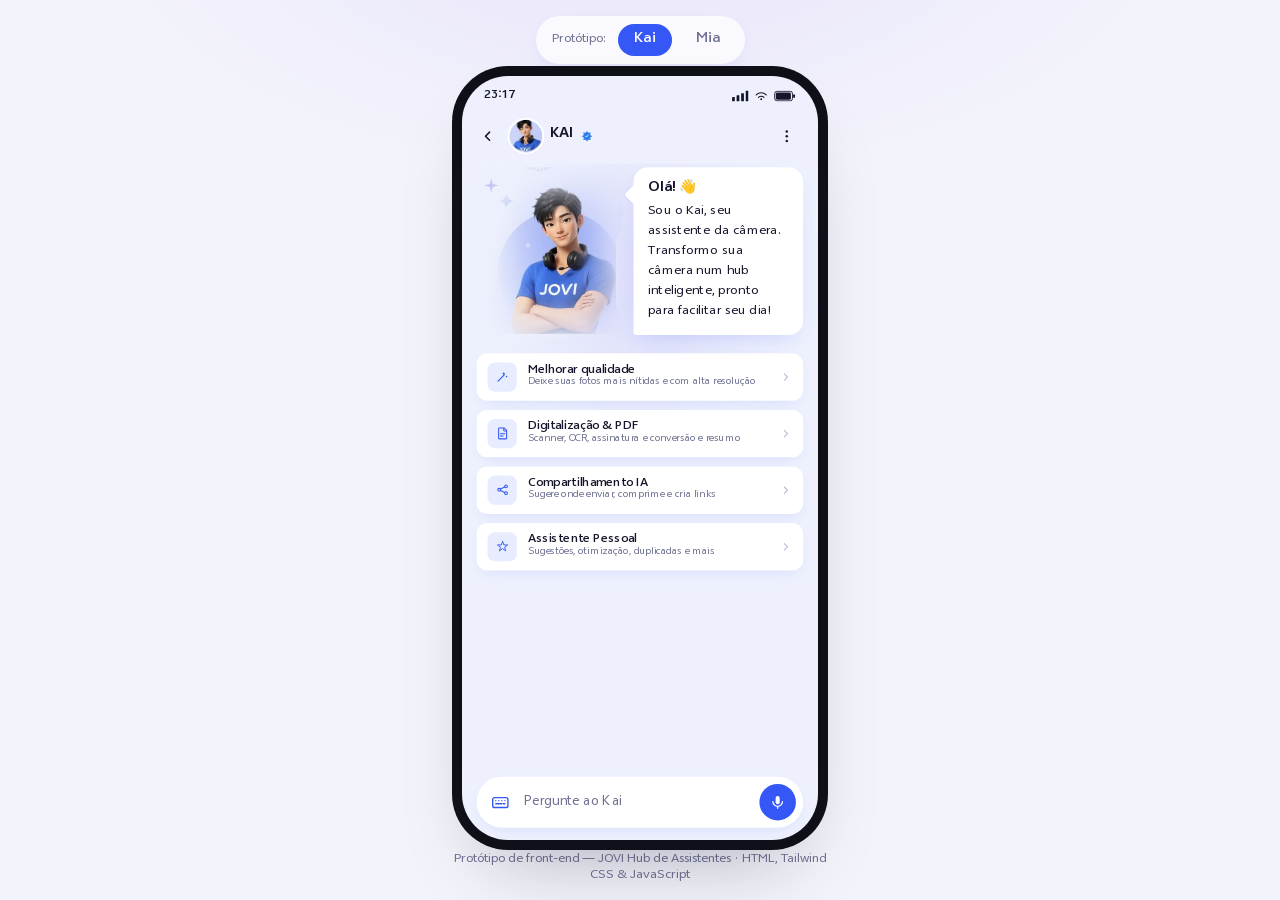
<file: assistentes.html>
<!DOCTYPE html>
<html lang="pt-BR">
<head>
<meta charset="UTF-8" />
<meta name="viewport" content="width=device-width, initial-scale=1.0" />
<title>JOVI | Hub de Assistentes da Câmera</title>
<link rel="stylesheet" href="styles.css">
<style>
  /* Fonte oficial da marca JOVI Smartphones. */
  @font-face {
    font-family: 'JOVI Sans';
    src: url('assets/fonts/JOVISans-Regular.woff2') format('woff2');
    font-weight: 400;
    font-style: normal;
    font-display: swap;
  }
  @font-face {
    font-family: 'JOVI Sans';
    src: url('assets/fonts/JOVISans-Medium.woff2') format('woff2');
    font-weight: 500;
    font-style: normal;
    font-display: swap;
  }
  @font-face {
    font-family: 'JOVI Sans';
    src: url('assets/fonts/JOVISans-Demibold.woff2') format('woff2');
    font-weight: 600;
    font-style: normal;
    font-display: swap;
  }
  @font-face {
    font-family: 'JOVI Sans';
    src: url('assets/fonts/JOVISans-Bold.woff2') format('woff2');
    font-weight: 700;
    font-style: normal;
    font-display: swap;
  }
  @font-face {
    font-family: 'JOVI Sans';
    src: url('assets/fonts/JOVISans-Extrabold.woff2') format('woff2');
    font-weight: 800;
    font-style: normal;
    font-display: swap;
  }

  /* Rede de segurança: se o conteúdo não couber por algum motivo,
     preferimos permitir rolagem a cortar informação. */
  html, body { overflow-y: auto; }

  /* Tamanho/posição da moldura (largura, altura, escala do conteúdo) é
     controlado via JavaScript (função layoutPhone), garantindo que a
     moldura e o conteúdo escalado sempre batam exatamente — evita que
     pequenas diferenças de arredondamento entre CSS e JS cortem parte
     do conteúdo (ex: a barra de digitação) via overflow:hidden. */
  .phone-shell {
    width: 390px;
    height: 844px;
  }
  .phone-screen {
    width: 390px;
    height: 844px;
    transform-origin: top left;
  }

  /* Em telas de celular reais (estreitas), remove a moldura/escala e usa
     100% da tela nativamente — evita bugs de foco/teclado em inputs
     dentro de elementos com transform: scale(). */
  @media (max-width: 480px) {
    body { padding: 0 !important; }
    #protoSwitcher, #protoCaption { display: none !important; }
    html, body { height: 100%; margin: 0; }
    .phone-shell {
      width: 100vw !important;
      height: 100dvh !important;
      border-radius: 0 !important;
      box-shadow: none !important;
    }
    .phone-screen {
      width: 100% !important;
      height: 100% !important;
      transform: none !important;
      position: static !important;
    }
  }
</style>
</head>
<body class="min-h-screen flex flex-col items-center justify-center py-4 px-4 font-sans">

  <!-- Seletor externo (apenas para demonstração/navegação entre telas do protótipo) -->
  <div id="protoSwitcher" class="mb-3 flex items-center gap-2 bg-white/70 backdrop-blur px-2 py-2 rounded-full shadow-card">
    <span class="text-xs text-jovi-gray pl-2 pr-1 hidden sm:inline">Protótipo:</span>
    <button id="tabKai" onclick="switchAssistant('kai')" class="assistant-tab px-4 py-1.5 rounded-full text-sm font-semibold transition-colors">Kai</button>
    <button id="tabMia" onclick="switchAssistant('mia')" class="assistant-tab px-4 py-1.5 rounded-full text-sm font-semibold transition-colors">Mia</button>
  </div>

  <!-- Phone frame -->
  <div class="phone-shell relative rounded-[46px] overflow-hidden bg-jovi-bg">
    <div id="phoneScreen" class="phone-screen absolute top-0 left-0">

    <!-- Screen -->
    <div class="relative w-full h-full flex flex-col">

      <!-- Status bar -->
      <div class="flex items-center justify-between px-6 pt-3 pb-1 text-jovi-ink text-[13px] font-semibold shrink-0">
        <span id="clock">09:41</span>
        <div class="flex items-center gap-1.5">
          <svg width="18" height="12" viewBox="0 0 18 12" fill="none"><rect x="0" y="7" width="3" height="5" rx="0.5" fill="#14142B"/><rect x="5" y="5" width="3" height="7" rx="0.5" fill="#14142B"/><rect x="10" y="3" width="3" height="9" rx="0.5" fill="#14142B"/><rect x="15" y="0" width="3" height="12" rx="0.5" fill="#14142B"/></svg>
          <svg width="16" height="12" viewBox="0 0 16 12" fill="none"><path d="M8 10.5C8.55 10.5 9 10.05 9 9.5C9 8.95 8.55 8.5 8 8.5C7.45 8.5 7 8.95 7 9.5C7 10.05 7.45 10.5 8 10.5Z" fill="#14142B"/><path d="M5 7.5C5.8 6.65 6.85 6.2 8 6.2C9.15 6.2 10.2 6.65 11 7.5" stroke="#14142B" stroke-width="1.2" stroke-linecap="round"/><path d="M2.5 4.8C4 3.15 5.9 2.3 8 2.3C10.1 2.3 12 3.15 13.5 4.8" stroke="#14142B" stroke-width="1.2" stroke-linecap="round"/></svg>
          <svg width="24" height="12" viewBox="0 0 24 12" fill="none"><rect x="0.75" y="0.75" width="19.5" height="10.5" rx="2.5" stroke="#14142B" stroke-width="1"/><rect x="2" y="2" width="16.5" height="8" rx="1.5" fill="#14142B"/><rect x="21" y="4" width="2" height="4" rx="1" fill="#14142B"/></svg>
        </div>
      </div>

      <!-- Header -->
      <div class="flex items-center justify-between px-4 py-3 shrink-0">
        <div class="flex items-center gap-2">
          <button onclick="window.location.href='camera.html'" class="w-8 h-8 -ml-1 flex items-center justify-center rounded-full active:bg-black/5 transition-colors shrink-0" aria-label="Voltar">
            <svg width="18" height="18" viewBox="0 0 24 24" fill="none"><path d="M15 18l-6-6 6-6" stroke="#14142B" stroke-width="2.2" stroke-linecap="round" stroke-linejoin="round"/></svg>
          </button>

          <button onclick="openSwitcher()" class="flex items-center gap-2 active:opacity-70 transition-opacity">
            <img id="hdrAvatar" src="assets/kai_avatar.png" class="w-9 h-9 rounded-full object-cover ring-2 ring-white shadow" />
            <span id="hdrName" class="font-bold text-jovi-ink tracking-wide text-[15px]">KAI</span>
            <svg width="14" height="14" viewBox="0 0 24 24" fill="none"><path d="M12 2L14.5 5.5L19 5L18 9.5L22 12L18 14.5L19 19L14.5 18.5L12 22L9.5 18.5L5 19L6 14.5L2 12L6 9.5L5 5L9.5 5.5L12 2Z" fill="#2F80ED"/><path d="M9.5 12L11 13.5L14.5 10" stroke="white" stroke-width="1.5" stroke-linecap="round" stroke-linejoin="round"/></svg>
          </button>
        </div>

        <div class="relative">
          <button onclick="toggleMenu()" class="w-9 h-9 flex items-center justify-center rounded-full active:bg-black/5 transition-colors" aria-label="Mais opções">
            <svg width="18" height="18" viewBox="0 0 24 24" fill="none"><circle cx="12" cy="5" r="1.8" fill="#14142B"/><circle cx="12" cy="12" r="1.8" fill="#14142B"/><circle cx="12" cy="19" r="1.8" fill="#14142B"/></svg>
          </button>
          <div id="dotMenu" class="hidden absolute right-0 top-11 w-52 bg-white rounded-2xl shadow-bubble py-2 z-30 animate-popIn origin-top-right">
            <button class="w-full text-left px-4 py-2.5 text-sm text-jovi-ink hover:bg-jovi-bg transition-colors">Configurações</button>
            <button class="w-full text-left px-4 py-2.5 text-sm text-jovi-ink hover:bg-jovi-bg transition-colors">Histórico de conversas</button>
            <button class="w-full text-left px-4 py-2.5 text-sm text-jovi-ink hover:bg-jovi-bg transition-colors">Ajuda</button>
            <div class="h-px bg-black/5 my-1"></div>
            <button onclick="openSwitcher()" class="w-full text-left px-4 py-2.5 text-sm text-red-500 hover:bg-red-50 transition-colors">Trocar assistente</button>
          </div>
        </div>
      </div>

      <!-- Scrollable content -->
      <div id="scrollArea" class="flex-1 overflow-y-auto no-scrollbar px-4 pb-3">

        <!-- Hero -->
        <div class="relative pt-1 pb-2">
          <div class="absolute -z-10 left-1/2 -translate-x-1/2 top-2 w-56 h-56 rounded-full bg-jovi-purple/40 blur-2xl"></div>
          <svg class="absolute left-2 top-4 w-4 h-4 text-jovi-purple animate-twinkle" viewBox="0 0 24 24" fill="currentColor"><path d="M12 0l2.5 9.5L24 12l-9.5 2.5L12 24l-2.5-9.5L0 12l9.5-2.5L12 0z"/></svg>
          <svg class="absolute right-10 top-24 w-3 h-3 text-jovi-purple animate-twinkle" style="animation-delay:.6s" viewBox="0 0 24 24" fill="currentColor"><path d="M12 0l2.5 9.5L24 12l-9.5 2.5L12 24l-2.5-9.5L0 12l9.5-2.5L12 0z"/></svg>

          <div class="flex items-end gap-3">
            <img id="charImg" src="assets/kai_character.png" class="w-40 shrink-0 -mb-1 select-none pointer-events-none" draggable="false" />
            <div id="greetingBubble" class="bubble-tail relative bg-white rounded-2xl rounded-bl-sm px-4 py-3.5 shadow-bubble">
              <p class="text-jovi-ink font-bold text-[15px] leading-snug mb-1">Olá! <span class="inline-block">👋</span></p>
              <p id="greetingText" class="text-jovi-ink text-[13.5px] leading-relaxed">Sou o Kai, seu assistente da câmera. Transformo sua câmera num hub inteligente, pronto para facilitar seu dia!</p>
            </div>
          </div>
        </div>

        <!-- Chat log (mensagens dinâmicas aparecem aqui) -->
        <div id="chatLog" class="flex flex-col gap-3 mb-3"></div>

        <!-- Quick actions -->
        <div id="actionList" class="flex flex-col gap-2.5 mb-3"></div>

      </div>

      <!-- Input bar -->
      <div class="shrink-0 px-4 pb-5 pt-2">
        <div class="flex items-center gap-2 bg-white rounded-full shadow-card pl-2 pr-2 py-2">
          <button class="w-9 h-9 flex items-center justify-center rounded-full text-jovi-blue active:bg-jovi-bg transition-colors shrink-0" aria-label="Teclado">
            <svg width="20" height="20" viewBox="0 0 24 24" fill="none"><rect x="2" y="6" width="20" height="13" rx="2.5" stroke="#3457F5" stroke-width="1.8"/><path d="M6 10h.01M10 10h.01M14 10h.01M18 10h.01M6 14h8M16 14h2" stroke="#3457F5" stroke-width="1.8" stroke-linecap="round"/></svg>
          </button>
          <input id="chatInput" type="text" placeholder="Pergunte ao Kai" autocomplete="off"
            class="flex-1 min-w-0 bg-transparent outline-none text-[14px] text-jovi-ink placeholder:text-jovi-gray" />
          <button id="micBtn" onclick="onMicOrSend()" class="w-10 h-10 flex items-center justify-center rounded-full bg-jovi-blue text-white shrink-0 transition-transform active:scale-90" aria-label="Enviar ou falar">
            <svg id="micIcon" width="18" height="18" viewBox="0 0 24 24" fill="none"><path d="M12 15a3 3 0 003-3V6a3 3 0 10-6 0v6a3 3 0 003 3z" fill="white"/><path d="M19 11a7 7 0 01-14 0M12 18v3" stroke="white" stroke-width="1.8" stroke-linecap="round"/></svg>
          </button>
        </div>
      </div>
    </div>

    <!-- Bottom sheet: trocar assistente -->
    <div id="sheetOverlay" class="hidden absolute inset-0 bg-black/40 z-40" onclick="closeSwitcher()"></div>
    <div id="switcherSheet" class="hidden absolute left-0 right-0 bottom-0 bg-white rounded-t-3xl z-50 px-5 pt-3 pb-6 animate-sheetUp">
      <div class="w-10 h-1.5 bg-black/10 rounded-full mx-auto mb-4"></div>
      <p class="text-jovi-ink font-bold text-[15px] mb-3">Escolher assistente</p>
      <button onclick="selectAssistant('kai')" class="w-full flex items-center gap-3 p-3 rounded-2xl hover:bg-jovi-bg transition-colors">
        <img src="assets/kai_avatar.png" class="w-11 h-11 rounded-full object-cover ring-2 ring-white shadow" />
        <div class="text-left">
          <p class="font-semibold text-jovi-ink text-[14px]">Kai</p>
          <p class="text-jovi-gray text-[12.5px]">Assistente de produtividade da câmera</p>
        </div>
      </button>
      <button onclick="selectAssistant('mia')" class="w-full flex items-center gap-3 p-3 rounded-2xl hover:bg-jovi-bg transition-colors">
        <img src="assets/mia_avatar.png" class="w-11 h-11 rounded-full object-cover ring-2 ring-white shadow" />
        <div class="text-left">
          <p class="font-semibold text-jovi-ink text-[14px]">Mia</p>
          <p class="text-jovi-gray text-[12.5px]">Assistente criativa de fotografia</p>
        </div>
      </button>
    </div>
    </div>
  </div>

  <p id="protoCaption" class="text-jovi-gray text-xs mt-3 text-center max-w-[390px]">Protótipo de front-end — JOVI Hub de Assistentes · HTML, Tailwind CSS &amp; JavaScript</p>

<script src="app.js"></script>
</body>
</html>
</file>
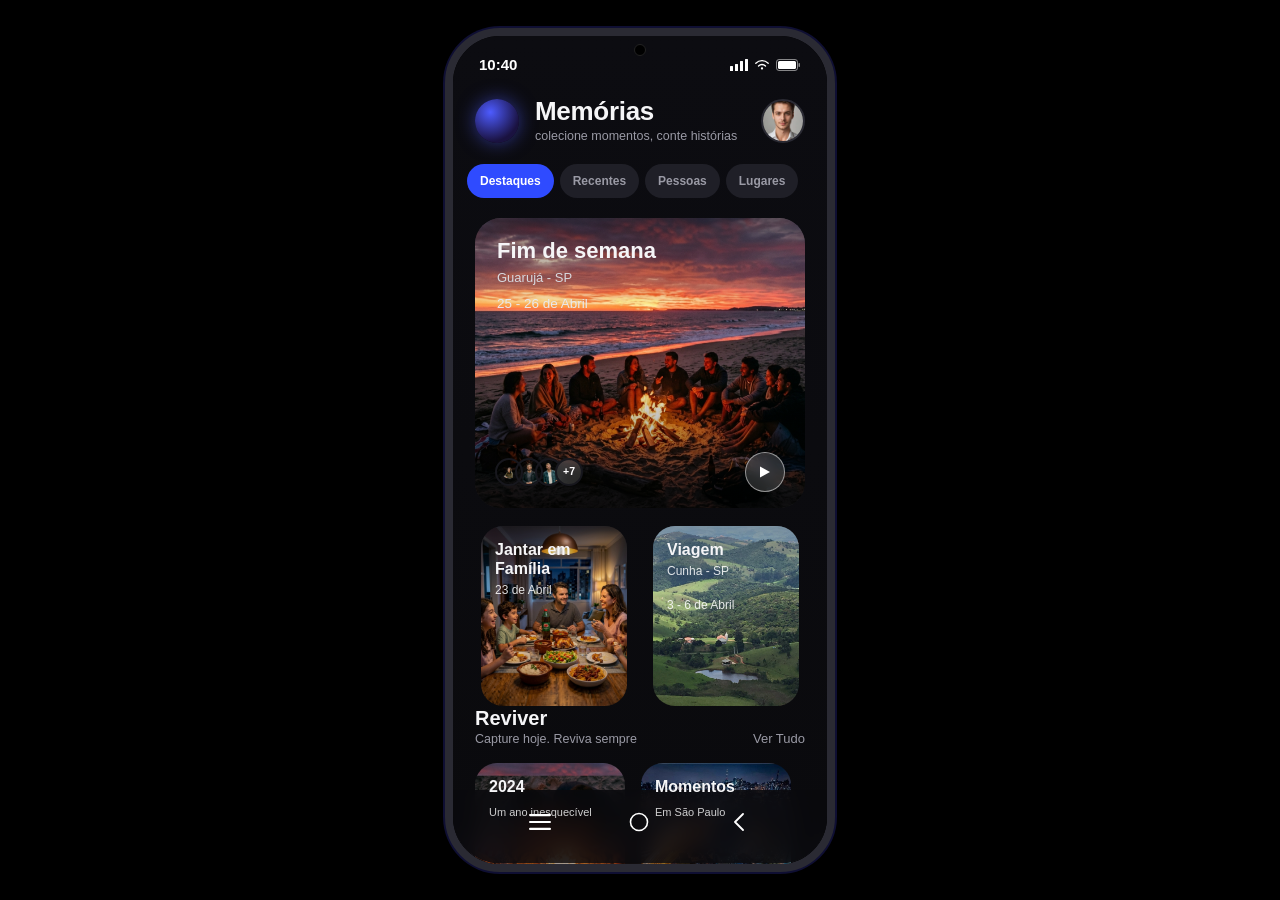
<file: galeria.html>
<!DOCTYPE html>
<html lang="pt-BR">

<head>
  <meta charset="UTF-8">
  <meta name="viewport" content="width=device-width, initial-scale=1.0">
  <title>Memórias</title>

  <!-- Bootstrap CSS (CDN) -->
  <link href="https://cdn.jsdelivr.net/npm/bootstrap@5.3.3/dist/css/bootstrap.min.css" rel="stylesheet">

  <!-- CSS próprio, carregado depois do Bootstrap para poder sobrescrever o tema -->
  <link rel="stylesheet" href="galeria.css">

  <!-- ===================== TRANSIÇÕES SUAVES (versão segura) ===================== -->
  <!-- Não mexe em position/overflow/display das páginas — só anima a entrada
       da página que ganha a classe "active", e dá um feedback suave de toque
       nos botões/cards. Isso preserva o scroll interno e o layout original
       controlados pelo galeria.css / galeria.js. -->
  <style>
    .page.active {
      animation: pageFadeIn 0.32s ease;
    }
    @keyframes pageFadeIn {
      from { opacity: 0; transform: translateY(10px); }
      to   { opacity: 1; transform: translateY(0); }
    }

    /* Modais: transição um pouco mais suave que o padrão do Bootstrap */
    .modal.fade .modal-dialog {
      transition: transform 0.3s ease, opacity 0.3s ease;
      transform: scale(0.95);
      opacity: 0;
    }
    .modal.show .modal-dialog {
      transform: scale(1);
      opacity: 1;
    }

    /* Botões e cards clicáveis: feedback suave ao toque/hover */
    .ver-tudo,
    .hero-card,
    .mini-card,
    .reviver-card,
    .suggest-card,
    .circle-btn,
    .rev-play,
    .play-btn,
    .bottom-nav button {
      transition: transform 0.18s ease, opacity 0.18s ease;
    }
    .ver-tudo:active,
    .hero-card:active,
    .mini-card:active,
    .reviver-card:active,
    .suggest-card:active,
    .circle-btn:active,
    .rev-play:active,
    .play-btn:active,
    .bottom-nav button:active {
      transform: scale(0.94);
      opacity: 0.85;
    }

    /* Botão de voltar da página Memórias (volta para a câmera):
       transição suave de escala, opacidade e um leve highlight de fundo. */
    #backToCameraBtn {
      transition: transform 0.22s ease, opacity 0.22s ease, background-color 0.22s ease;
      border-radius: 50%;
      padding: 6px;
    }
    #backToCameraBtn:hover {
      background-color: rgba(255, 255, 255, 0.08);
    }
    #backToCameraBtn:active {
      transform: scale(0.88);
      opacity: 0.8;
      background-color: rgba(255, 255, 255, 0.16);
    }

    /* Botão circular da página Explorar (Ver Tudo -> volta para a câmera):
       mesma lógica de transição suave, com highlight próprio. */
    #circleToCameraBtn {
      transition: transform 0.22s ease, opacity 0.22s ease, background-color 0.22s ease;
      border-radius: 50%;
      padding: 6px;
    }
    #circleToCameraBtn:hover {
      background-color: rgba(255, 255, 255, 0.08);
    }
    #circleToCameraBtn:active {
      transform: scale(0.88);
      opacity: 0.8;
      background-color: rgba(255, 255, 255, 0.16);
    }

    /* ===================== HOVER NAS FOTOS ===================== */
    /* Grid "Hoje / Ontem / Este Mês" na página Explorar */
    .photo-item {
      overflow: hidden;
      transition: transform 0.3s ease, filter 0.3s ease, box-shadow 0.3s ease;
      cursor: pointer;
    }
    .photo-item:hover {
      transform: scale(1.06);
      filter: brightness(1.12);
      box-shadow: 0 6px 16px rgba(0, 0, 0, 0.35);
      z-index: 2;
    }

    /* Card de destaque (Fim de semana) e mini-cards (Jantar/Viagem) */
    .hero-card,
    .mini-card {
      overflow: hidden;
      transition: transform 0.3s ease, box-shadow 0.3s ease;
    }
    .hero-card:hover,
    .mini-card:hover {
      transform: scale(1.02);
      box-shadow: 0 10px 22px rgba(0, 0, 0, 0.3);
    }

    /* Cards do carrossel "Reviver" (2024 / Momentos / árvore) */
    .reviver-card {
      overflow: hidden;
      transition: transform 0.3s ease, box-shadow 0.3s ease;
    }
    .reviver-card:hover {
      transform: scale(1.04);
      box-shadow: 0 8px 18px rgba(0, 0, 0, 0.3);
    }

    /* Foto de capa da página de Detalhe */
    .detail-hero {
      transition: filter 0.3s ease;
    }
    .detail-hero:hover {
      filter: brightness(1.05);
    }

    /* Avatar de perfil no topo */
    .avatar {
      transition: transform 0.25s ease;
    }
    .avatar:hover {
      transform: scale(1.08);
    }

    /* Avatares empilhados (participantes) e mini-avatares na página de detalhe */
    .avatar-stack img,
    .mini-avatars img {
      transition: transform 0.25s ease, z-index 0s;
      cursor: pointer;
    }
    .avatar-stack img:hover,
    .mini-avatars img:hover {
      transform: scale(1.18);
      z-index: 3;
      position: relative;
    }
  </style>
</head>

<body>

  <div class="phone">

    <!-- ===================== PAGE 1: Memórias ===================== -->
    <div class="page active" id="page-memorias">
      <div class="screen">

        <!-- Status bar -->
        <div class="status-bar">
          <span>10:40</span>
          <div class="camera-notch"></div>
          <div class="status-icons">
            <svg width="18" height="12" viewBox="0 0 18 12" fill="none">
              <rect x="0" y="7" width="3" height="5" rx="0.5" fill="#fff" />
              <rect x="5" y="5" width="3" height="7" rx="0.5" fill="#fff" />
              <rect x="10" y="2" width="3" height="10" rx="0.5" fill="#fff" />
              <rect x="15" y="0" width="3" height="12" rx="0.5" fill="#fff" />
            </svg>
            <svg width="16" height="12" viewBox="0 0 16 12" fill="none">
              <path
                d="M8 10.5C8.6 10.5 9.1 10 9.1 9.4C9.1 8.8 8.6 8.3 8 8.3C7.4 8.3 6.9 8.8 6.9 9.4C6.9 10 7.4 10.5 8 10.5Z"
                fill="#fff" />
              <path d="M4.5 7C5.5 6 6.7 5.5 8 5.5C9.3 5.5 10.5 6 11.5 7" stroke="#fff" stroke-width="1.3"
                stroke-linecap="round" />
              <path d="M1.8 4.2C3.5 2.6 5.7 1.7 8 1.7C10.3 1.7 12.5 2.6 14.2 4.2" stroke="#fff" stroke-width="1.3"
                stroke-linecap="round" />
            </svg>
            <svg width="25" height="12" viewBox="0 0 25 12" fill="none">
              <rect x="0.5" y="0.5" width="21" height="11" rx="2.5" stroke="#fff" opacity=".5" />
              <rect x="2" y="2" width="18" height="8" rx="1.5" fill="#fff" />
              <rect x="22.5" y="4" width="1.5" height="4" rx="0.7" fill="#fff" opacity=".5" />
            </svg>
          </div>
        </div>

        <!-- Header -->
        <div class="app-header d-flex align-items-center justify-content-between">
          <div class="title-block d-flex align-items-center gap-3">
            <div class="logo-orb"></div>
            <div>
              <h1 class="mb-0">Memórias</h1>
              <p class="mb-0">colecione momentos, conte histórias</p>
            </div>
          </div>
          <img class="avatar rounded-circle" src="fotos/foto_avatar.jpg" alt="Perfil">
        </div>

        <!-- Tabs (Bootstrap nav-pills) -->
        <ul class="nav nav-pills tabs gap-2">
          <li class="nav-item"><button type="button" class="nav-link tab active">Destaques</button></li>
          <li class="nav-item"><button type="button" class="nav-link tab">Recentes</button></li>
          <li class="nav-item"><button type="button" class="nav-link tab">Pessoas</button></li>
          <li class="nav-item"><button type="button" class="nav-link tab">Lugares</button></li>
        </ul>

        <!-- Content -->
        <div class="content">

          <!-- Hero -->
          <div class="hero-card" onclick="showPage('page-detalhe')" style="cursor:pointer;">
            <video class="inline-video" id="heroVideo" muted playsinline
              onclick="event.stopPropagation(); toggleInline(this)"></video>
            <div class="hero-text">
              <h2>Fim de semana</h2>
              <div class="location">Guarujá - SP</div>
              <div class="date">25 - 26 de Abril</div>
            </div>
            <div class="hero-footer d-flex align-items-center justify-content-between">
              <div class="avatar-stack">
                <img src="fotos/foto_avatar2.png" alt="Perfil">
                <img src="fotos/foto_avatar3.png" alt="Perfil">
                <img src="fotos/foto_avatar4.png" alt="Perfil">
                <div class="more">+7</div>
              </div>
              <button class="play-btn" id="heroPlayBtn"
                onclick="event.stopPropagation(); playInline('heroVideo','heroPlayBtn','fotos/video_praia.mp4')"
                aria-label="Reproduzir vídeo">
                <svg width="14" height="14" viewBox="0 0 14 14" fill="#fff">
                  <path d="M2 1.5L12 7L2 12.5V1.5Z" />
                </svg>
              </button>
            </div>
          </div>

          <!-- Two up (Bootstrap grid: row/col) -->
          <div class="row g-3 grid-2">
            <div class="col-6">
              <div class="mini-card card-dinner">
                <div class="mini-text">
                  <h3>Jantar em Família</h3>
                  <p>23 de Abril</p>
                </div>
              </div>
            </div>
            <div class="col-6">
              <div class="mini-card card-trip">
                <div class="mini-text">
                  <h3>Viagem</h3>
                  <p>Cunha - SP</p>
                  <p>3 - 6 de Abril</p>
                </div>
              </div>
            </div>
          </div>

          <!-- Reviver -->
          <div class="section-head d-flex align-items-end justify-content-between">
            <div>
              <h3 class="mb-0">Reviver</h3>
              <div class="sub">Capture hoje. Reviva sempre</div>
            </div>
            <button class="ver-tudo" onclick="showPage('page-explorar')">Ver Tudo</button>
          </div>

          <div class="reviver-row d-flex gap-3">
            <div class="reviver-card card-2024">
              <video class="inline-video" id="revVideo2024" muted playsinline onclick="toggleInline(this)"></video>
              <div class="rev-text">
                <h4>2024</h4>
                <p>Um ano inesquecível</p>
              </div>
              <button class="rev-play" id="revBtn2024"
                onclick="playInline('revVideo2024','revBtn2024','fotos/2024_video.mp4')"
                aria-label="Reproduzir vídeo">
                <svg width="12" height="12" viewBox="0 0 14 14" fill="#fff">
                  <path d="M2 1.5L12 7L2 12.5V1.5Z" />
                </svg>
              </button>
            </div>
            <div class="reviver-card card-moments">
              <video class="inline-video" id="revVideoMoments" muted playsinline onclick="toggleInline(this)"></video>
              <div class="rev-text">
                <h4>Momentos</h4>
                <p>Em São Paulo</p>
              </div>
              <button class="rev-play" id="revBtnMoments"
                onclick="playInline('revVideoMoments','revBtnMoments','fotos/video_momentos.mp4')"
                aria-label="Reproduzir vídeo">
                <svg width="12" height="12" viewBox="0 0 14 14" fill="#fff">
                  <path d="M2 1.5L12 7L2 12.5V1.5Z" />
                </svg>
              </button>
            </div>
            <div class="reviver-card small card-tree"></div>
          </div>

        </div>

        <!-- Bottom nav -->
        <div class="bottom-nav">
          <svg width="22" height="16" viewBox="0 0 22 16" fill="none">
            <rect x="0" y="0" width="22" height="2.2" rx="1.1" fill="#fff" />
            <rect x="0" y="6.9" width="22" height="2.2" rx="1.1" fill="#fff" />
            <rect x="0" y="13.8" width="22" height="2.2" rx="1.1" fill="#fff" />
          </svg>
         <button id="backToCameraBtn" onclick="window.location.href='camera.html'" aria-label="Voltar para a câmera" style="background:none;border:none;display:flex;align-items:center;justify-content:center;cursor:pointer;">
             <svg width="20" height="20" viewBox="0 0 20 20" fill="none">
              <circle cx="10" cy="10" r="8.5" stroke="#fff" stroke-width="1.6" />
            </svg>
          </button>
          <!-- Botão de voltar: navega de volta para a câmera, com transição suave -->
          <button id="backToCameraBtn" onclick="window.location.href='camera.html'" aria-label="Voltar para a câmera" style="background:none;border:none;display:flex;align-items:center;justify-content:center;cursor:pointer;">
            <svg width="12" height="18" viewBox="0 0 12 18" fill="none">
              <path d="M10 1L2 9L10 17" stroke="#fff" stroke-width="1.8" stroke-linecap="round" stroke-linejoin="round" />
            </svg>
          </button>
        </div>

      </div>
    </div>

    <!-- ===================== PAGE 2: Explorar ===================== -->
    <div class="page" id="page-explorar">
      <div class="screen">

        <!-- Status bar -->
        <div class="status-bar">
          <span>10:40</span>
          <div class="camera-notch"></div>
          <div class="status-icons">
            <svg width="18" height="12" viewBox="0 0 18 12" fill="none">
              <rect x="0" y="7" width="3" height="5" rx="0.5" fill="#fff" />
              <rect x="5" y="5" width="3" height="7" rx="0.5" fill="#fff" />
              <rect x="10" y="2" width="3" height="10" rx="0.5" fill="#fff" />
              <rect x="15" y="0" width="3" height="12" rx="0.5" fill="#fff" />
            </svg>
            <svg width="16" height="12" viewBox="0 0 16 12" fill="none">
              <path
                d="M8 10.5C8.6 10.5 9.1 10 9.1 9.4C9.1 8.8 8.6 8.3 8 8.3C7.4 8.3 6.9 8.8 6.9 9.4C6.9 10 7.4 10.5 8 10.5Z"
                fill="#fff" />
              <path d="M4.5 7C5.5 6 6.7 5.5 8 5.5C9.3 5.5 10.5 6 11.5 7" stroke="#fff" stroke-width="1.3"
                stroke-linecap="round" />
              <path d="M1.8 4.2C3.5 2.6 5.7 1.7 8 1.7C10.3 1.7 12.5 2.6 14.2 4.2" stroke="#fff" stroke-width="1.3"
                stroke-linecap="round" />
            </svg>
            <svg width="25" height="12" viewBox="0 0 25 12" fill="none">
              <rect x="0.5" y="0.5" width="21" height="11" rx="2.5" stroke="#fff" opacity=".5" />
              <rect x="2" y="2" width="18" height="8" rx="1.5" fill="#fff" />
              <rect x="22.5" y="4" width="1.5" height="4" rx="0.7" fill="#fff" opacity=".5" />
            </svg>
          </div>
        </div>

        <!-- Header -->
        <div class="explore-header">
          <h1>Explorar</h1>
          <div class="explore-controls d-flex align-items-center justify-content-between">
            <ul class="nav nav-pills explore-tabs gap-2">
              <li class="nav-item"><button type="button" class="nav-link tab active">Tudo</button></li>
              <li class="nav-item"><button type="button" class="nav-link tab">Fotos</button></li>
              <li class="nav-item"><button type="button" class="nav-link tab">Videos</button></li>
            </ul>
            <button class="search-btn">
              <svg width="19" height="19" viewBox="0 0 19 19" fill="none">
                <circle cx="8.5" cy="8.5" r="6.5" stroke="#fff" stroke-width="1.6" />
                <path d="M17 17L13.4 13.4" stroke="#fff" stroke-width="1.6" stroke-linecap="round" />
              </svg>
            </button>
          </div>
        </div>

        <!-- Hoje -->
        <div class="explore-section">
          <div class="label">Hoje</div>
          <div class="row row-cols-4 g-2 photo-grid">
            <div class="col">
              <div class="photo-item" style="background-image:url(fotos/foto1.jpg);"></div>
            </div>
            <div class="col">
              <div class="photo-item" style="background-image:url(fotos/foto2.png);"></div>
            </div>
            <div class="col">
              <div class="photo-item" style="background-image:url(fotos/foto3.png);"></div>
            </div>
            <div class="col">
              <div class="photo-item" style="background-image:url(fotos/foto4.png);"></div>
            </div>
            <div class="col">
              <div class="photo-item" style="background-image:url(fotos/foto5.png);"></div>
            </div>
            <div class="col">
              <div class="photo-item" style="background-image:url(fotos/foto6.png);">
                <span class="badge">1:28</span>
              </div>
            </div>
            <div class="col">
              <div class="photo-item" style="background-image:url(fotos/foto7.png);"></div>
            </div>
            <div class="col">
              <div class="photo-item" style="background-image:url(fotos/foto8.png);"></div>
            </div>
          </div>
        </div>

        <!-- Ontem -->
        <div class="explore-section">
          <div class="label">Ontem</div>
          <div class="row row-cols-4 g-2 photo-grid">
            <div class="col">
              <div class="photo-item" style="background-image:url(fotos/foto9.png);"></div>
            </div>
            <div class="col">
              <div class="photo-item" style="background-image:url(fotos/foto10.png);"></div>
            </div>
            <div class="col">
              <div class="photo-item" style="background-image:url(fotos/foto11.png);"></div>
            </div>
            <div class="col">
              <div class="photo-item" style="background-image:url(fotos/foto12.png);"></div>
            </div>
            <div class="col">
              <div class="photo-item" style="background-image:url(fotos/foto13.png);"></div>
            </div>
            <div class="col">
              <div class="photo-item" style="background-image:url(fotos/foto14.png);"></div>
            </div>
            <div class="col">
              <div class="photo-item" style="background-image:url(fotos/foto15.png);"></div>
            </div>
            <div class="col">
              <div class="photo-item" style="background-image:url(fotos/foto16.png);"></div>
            </div>
          </div>
        </div>

        <!-- Este Mês -->
        <div class="explore-section">
          <div class="label">Este Mês</div>
          <div class="row row-cols-4 g-2 photo-grid">
            <div class="col">
              <div class="photo-item" style="background-image:url(fotos/foto17.png);"></div>
            </div>
            <div class="col">
              <div class="photo-item" style="background-image:url(fotos/foto18.png);"></div>
            </div>
            <div class="col">
              <div class="photo-item" style="background-image:url(fotos/foto19.png);"></div>
            </div>
            <div class="col">
              <div class="photo-item" style="background-image:url(fotos/foto20.png);"></div>
            </div>
            <div class="col">
              <div class="photo-item" style="background-image:url(fotos/foto21.png);"></div>
            </div>
            <div class="col">
              <div class="photo-item" style="background-image:url(fotos/foto22.png);"></div>
            </div>
            <div class="col">
              <div class="photo-item" style="background-image:url(fotos/foto23.png);"></div>
            </div>
            <div class="col">
              <div class="photo-item" style="background-image:url(fotos/foto24.png);"></div>
            </div>
          </div>
        </div>

        <!-- Bottom nav -->
        <div class="bottom-nav">

          <svg width="22" height="16" viewBox="0 0 22 16" fill="none">
            <rect x="0" y="0" width="22" height="2.2" rx="1.1" fill="#fff" />
            <rect x="0" y="6.9" width="22" height="2.2" rx="1.1" fill="#fff" />
            <rect x="0" y="13.8" width="22" height="2.2" rx="1.1" fill="#fff" />
          </svg>

          <!-- Botão circular: volta direto para a câmera, com transição suave -->
          <button id="circleToCameraBtn" onclick="window.location.href='camera.html'" aria-label="Voltar para a câmera">
            <svg width="20" height="20" viewBox="0 0 20 20" fill="none">
              <circle cx="10" cy="10" r="8.5" stroke="#fff" stroke-width="1.6" />
            </svg>
          </button>

          <!-- Botão de voltar: retorna para a página de Memórias -->
          <button onclick="showPage('page-memorias')" aria-label="Voltar para Memórias">
            <svg width="12" height="18" viewBox="0 0 12 18" fill="none">
              <path d="M10 1L2 9L10 17" stroke="#fff" stroke-width="1.8" stroke-linecap="round"
                stroke-linejoin="round" />
            </svg>
          </button>

        </div>

      </div>
    </div>

    <!-- ===================== PAGE 3: Detalhe da foto ===================== -->
    <div class="page" id="page-detalhe">
      <div class="screen">

        <!-- Foto de capa com status bar e botões flutuantes -->
        <div class="detail-hero" style="background-image:url(fotos/foto_principal.png);">
          <div class="status-bar">
            <span>10:40</span>
            <div class="camera-notch"></div>
            <div class="status-icons">
              <svg width="18" height="12" viewBox="0 0 18 12" fill="none">
                <rect x="0" y="7" width="3" height="5" rx="0.5" fill="#fff" />
                <rect x="5" y="5" width="3" height="7" rx="0.5" fill="#fff" />
                <rect x="10" y="2" width="3" height="10" rx="0.5" fill="#fff" />
                <rect x="15" y="0" width="3" height="12" rx="0.5" fill="#fff" />
              </svg>
              <svg width="16" height="12" viewBox="0 0 16 12" fill="none">
                <path
                  d="M8 10.5C8.6 10.5 9.1 10 9.1 9.4C9.1 8.8 8.6 8.3 8 8.3C7.4 8.3 6.9 8.8 6.9 9.4C6.9 10 7.4 10.5 8 10.5Z"
                  fill="#fff" />
                <path d="M4.5 7C5.5 6 6.7 5.5 8 5.5C9.3 5.5 10.5 6 11.5 7" stroke="#fff" stroke-width="1.3"
                  stroke-linecap="round" />
                <path d="M1.8 4.2C3.5 2.6 5.7 1.7 8 1.7C10.3 1.7 12.5 2.6 14.2 4.2" stroke="#fff" stroke-width="1.3"
                  stroke-linecap="round" />
              </svg>
              <svg width="25" height="12" viewBox="0 0 25 12" fill="none">
                <rect x="0.5" y="0.5" width="21" height="11" rx="2.5" stroke="#fff" opacity=".5" />
                <rect x="2" y="2" width="18" height="8" rx="1.5" fill="#fff" />
                <rect x="22.5" y="4" width="1.5" height="4" rx="0.7" fill="#fff" opacity=".5" />
              </svg>
            </div>
          </div>

          <div class="detail-topbar d-flex align-items-center justify-content-between">
            <button class="circle-btn" onclick="showPage('page-memorias')" aria-label="Voltar">
              <svg width="9" height="15" viewBox="0 0 12 18" fill="none">
                <path d="M10 1L2 9L10 17" stroke="#fff" stroke-width="1.8" stroke-linecap="round"
                  stroke-linejoin="round" />
              </svg>
            </button>
            <div class="right-group d-flex gap-2">
              <button class="circle-btn liked" id="likeBtn" onclick="toggleLike(this)" aria-label="Favoritar">
                <svg width="16" height="16" viewBox="0 0 20 18" fill="#ff3b5c">
                  <path
                    d="M10 17.5C10 17.5 1.5 12.4 1.5 6.3C1.5 3.4 3.7 1.5 6.3 1.5C7.9 1.5 9.2 2.3 10 3.5C10.8 2.3 12.1 1.5 13.7 1.5C16.3 1.5 18.5 3.4 18.5 6.3C18.5 12.4 10 17.5 10 17.5Z" />
                </svg>
              </button>
              <button class="circle-btn" aria-label="Mais opções">
                <svg width="16" height="16" viewBox="0 0 20 6" fill="#fff">
                  <circle cx="2.5" cy="3" r="2" />
                  <circle cx="10" cy="3" r="2" />
                  <circle cx="17.5" cy="3" r="2" />
                </svg>
              </button>
            </div>
          </div>
        </div>

        <!-- Conteúdo -->
        <div class="detail-content">
          <div class="detail-drag"></div>

          <div class="detail-title-row d-flex align-items-start justify-content-between">
            <div>
              <h1>Praia do Félix</h1>
              <div class="detail-date">25 - Abril</div>
            </div>
            <button class="detail-edit">Editar Foto</button>
          </div>

          <div class="row g-2 detail-info-row">
            <div class="col-4">
              <div class="detail-info-card">
                <span class="info-icon">📍</span>
                <span class="info-label">Localização</span>
                <span class="info-value">Guarujá - SP</span>
              </div>
            </div>
            <div class="col-4">
              <div class="detail-info-card">
                <span class="info-label">Pessoas</span>
                <div class="mini-avatars">
                  <img src="fotos/foto_avatar2.png" alt="avatar">
                  <img src="fotos/foto_avatar3.png" alt="avatar">
                  <img src="fotos/foto_avatar4.png" alt="avatar">
                </div>
              </div>
            </div>
            <div class="col-4">
              <div class="detail-info-card">
                <span class="info-icon">☀️</span>
                <span class="info-label">Clima</span>
                <span class="info-value">15º Fim de Tarde</span>
              </div>
            </div>
          </div>

          <div class="detail-section-label">Sugestões</div>

          <div class="row g-2 detail-suggest-grid">
            <div class="col-6">
              <button class="suggest-card w-100">
                <span class="suggest-icon">✨</span>
                <span class="suggest-title">Melhorar Foto com IA</span>
                <span class="suggest-sub">Realce sua Foto</span>
              </button>
            </div>
            <div class="col-6">
              <button class="suggest-card w-100">
                <span class="suggest-icon">🔗</span>
                <span class="suggest-title">Compartilhar</span>
                <span class="suggest-sub">Com 3 Pessoas</span>
                <div class="mini-avatars">
                  <img src="fotos/foto_avatar2.png" alt="avatar">
                  <img src="fotos/foto_avatar3.png" alt="avatar">
                  <img src="fotos/foto_avatar4.png" alt="avatar">
                </div>
              </button>
            </div>
            <div class="col-6">
              <button class="suggest-card w-100">
                <span class="suggest-icon">🖼️</span>
                <span class="suggest-title">Criar álbum</span>
                <span class="suggest-sub">Praia do Félix</span>
              </button>
            </div>
            <div class="col-6">
              <button class="suggest-card w-100">
                <span class="suggest-icon">🎬</span>
                <span class="suggest-title">Montar vídeo</span>
                <span class="suggest-sub">Com músicas</span>
              </button>
            </div>
          </div>

          <div class="row g-2 detail-actions">
            <div class="col-6">
              <button
                class="btn btn-outline-light detail-action-btn w-100 d-flex align-items-center justify-content-center gap-2">
                <svg width="15" height="15" viewBox="0 0 20 20" fill="none">
                  <path d="M10 13V3M10 3L6 7M10 3L14 7" stroke="#fff" stroke-width="1.6" stroke-linecap="round"
                    stroke-linejoin="round" />
                  <path d="M4 13V16C4 16.5523 4.44772 17 5 17H15C15.5523 17 16 16.5523 16 16V13" stroke="#fff"
                    stroke-width="1.6" stroke-linecap="round" stroke-linejoin="round" />
                </svg>
                Compartilhar
              </button>
            </div>
            <div class="col-6">
              <button
                class="btn btn-outline-light detail-action-btn w-100 d-flex align-items-center justify-content-center gap-2"
                onclick="deletePhoto()">
                <svg width="15" height="15" viewBox="0 0 20 20" fill="none">
                  <path d="M4 6H16" stroke="#fff" stroke-width="1.6" stroke-linecap="round" />
                  <path d="M8 6V4C8 3.44772 8.44772 3 9 3H11C11.5523 3 12 3.44772 12 4V6" stroke="#fff"
                    stroke-width="1.6" />
                  <path d="M5.5 6L6.2 16C6.24 16.55 6.7 17 7.25 17H12.75C13.3 17 13.76 16.55 13.8 16L14.5 6"
                    stroke="#fff" stroke-width="1.6" stroke-linecap="round" stroke-linejoin="round" />
                </svg>
                Excluir Foto
              </button>
            </div>
          </div>
        </div>

        <!-- Bottom nav -->
        <div class="bottom-nav">

          <svg width="22" height="16" viewBox="0 0 22 16" fill="none">
            <rect x="0" y="0" width="22" height="2.2" rx="1.1" fill="#fff" />
            <rect x="0" y="6.9" width="22" height="2.2" rx="1.1" fill="#fff" />
            <rect x="0" y="13.8" width="22" height="2.2" rx="1.1" fill="#fff" />
          </svg>

          <svg width="20" height="20" viewBox="0 0 20 20" fill="none">
            <circle cx="10" cy="10" r="8.5" stroke="#fff" stroke-width="1.6" />
          </svg>

          <button onclick="window.location.href='camera.html'" aria-label="Voltar para a câmera">
            <svg width="12" height="18" viewBox="0 0 12 18" fill="none">
              <path d="M10 1L2 9L10 17" stroke="#fff" stroke-width="1.8" stroke-linecap="round"
                stroke-linejoin="round" />
            </svg>
          </button>

        </div>

      </div>
    </div>

    <!-- ===================== Modal de vídeo em tela cheia (Bootstrap Modal) ===================== -->
    <div class="modal fade modal-in-phone" id="videoModal" tabindex="-1" aria-hidden="true">
      <div class="modal-dialog modal-dialog-centered modal-video-dialog">
        <div class="modal-content">
          <button type="button" class="video-close" data-bs-dismiss="modal" aria-label="Fechar vídeo">&#10005;</button>
          <video id="videoPlayer" class="w-100" playsinline controls></video>
        </div>
      </div>
    </div>

    <!-- ===================== Modal de confirmação de exclusão (Bootstrap Modal) ===================== -->
    <div class="modal fade modal-in-phone" id="confirmDeleteModal" tabindex="-1" aria-hidden="true">
      <div class="modal-dialog modal-dialog-centered">
        <div class="modal-content confirm-modal-content">
          <div class="modal-header border-0">
            <h5 class="modal-title">Excluir foto?</h5>
          </div>
          <div class="modal-body">
            Essa ação não pode ser desfeita. Tem certeza que deseja excluir esta foto?
          </div>
          <div class="modal-footer border-0">
            <button type="button" class="btn btn-outline-light" data-bs-dismiss="modal">Cancelar</button>
            <button type="button" class="btn btn-danger" id="confirmDeleteBtn">Excluir</button>
          </div>
        </div>
      </div>
    </div>

  </div>

  <!-- Bootstrap JS (bundle inclui Popper, necessário para os Modals) -->
  <script src="https://cdn.jsdelivr.net/npm/bootstrap@5.3.3/dist/js/bootstrap.bundle.min.js"></script>
  <script src="galeria.js"></script>

</body>

</html>
</file>
<file: styles.css>
*,:after,:before{--tw-border-spacing-x:0;--tw-border-spacing-y:0;--tw-translate-x:0;--tw-translate-y:0;--tw-rotate:0;--tw-skew-x:0;--tw-skew-y:0;--tw-scale-x:1;--tw-scale-y:1;--tw-pan-x: ;--tw-pan-y: ;--tw-pinch-zoom: ;--tw-scroll-snap-strictness:proximity;--tw-gradient-from-position: ;--tw-gradient-via-position: ;--tw-gradient-to-position: ;--tw-ordinal: ;--tw-slashed-zero: ;--tw-numeric-figure: ;--tw-numeric-spacing: ;--tw-numeric-fraction: ;--tw-ring-inset: ;--tw-ring-offset-width:0px;--tw-ring-offset-color:#fff;--tw-ring-color:rgba(59,130,246,.5);--tw-ring-offset-shadow:0 0 #0000;--tw-ring-shadow:0 0 #0000;--tw-shadow:0 0 #0000;--tw-shadow-colored:0 0 #0000;--tw-blur: ;--tw-brightness: ;--tw-contrast: ;--tw-grayscale: ;--tw-hue-rotate: ;--tw-invert: ;--tw-saturate: ;--tw-sepia: ;--tw-drop-shadow: ;--tw-backdrop-blur: ;--tw-backdrop-brightness: ;--tw-backdrop-contrast: ;--tw-backdrop-grayscale: ;--tw-backdrop-hue-rotate: ;--tw-backdrop-invert: ;--tw-backdrop-opacity: ;--tw-backdrop-saturate: ;--tw-backdrop-sepia: ;--tw-contain-size: ;--tw-contain-layout: ;--tw-contain-paint: ;--tw-contain-style: }::backdrop{--tw-border-spacing-x:0;--tw-border-spacing-y:0;--tw-translate-x:0;--tw-translate-y:0;--tw-rotate:0;--tw-skew-x:0;--tw-skew-y:0;--tw-scale-x:1;--tw-scale-y:1;--tw-pan-x: ;--tw-pan-y: ;--tw-pinch-zoom: ;--tw-scroll-snap-strictness:proximity;--tw-gradient-from-position: ;--tw-gradient-via-position: ;--tw-gradient-to-position: ;--tw-ordinal: ;--tw-slashed-zero: ;--tw-numeric-figure: ;--tw-numeric-spacing: ;--tw-numeric-fraction: ;--tw-ring-inset: ;--tw-ring-offset-width:0px;--tw-ring-offset-color:#fff;--tw-ring-color:rgba(59,130,246,.5);--tw-ring-offset-shadow:0 0 #0000;--tw-ring-shadow:0 0 #0000;--tw-shadow:0 0 #0000;--tw-shadow-colored:0 0 #0000;--tw-blur: ;--tw-brightness: ;--tw-contrast: ;--tw-grayscale: ;--tw-hue-rotate: ;--tw-invert: ;--tw-saturate: ;--tw-sepia: ;--tw-drop-shadow: ;--tw-backdrop-blur: ;--tw-backdrop-brightness: ;--tw-backdrop-contrast: ;--tw-backdrop-grayscale: ;--tw-backdrop-hue-rotate: ;--tw-backdrop-invert: ;--tw-backdrop-opacity: ;--tw-backdrop-saturate: ;--tw-backdrop-sepia: ;--tw-contain-size: ;--tw-contain-layout: ;--tw-contain-paint: ;--tw-contain-style: }/*! tailwindcss v3.4.19 | MIT License | https://tailwindcss.com*/*,:after,:before{box-sizing:border-box;border:0 solid #e5e7eb}:after,:before{--tw-content:""}:host,html{line-height:1.5;-webkit-text-size-adjust:100%;-moz-tab-size:4;-o-tab-size:4;tab-size:4;font-family:JOVI Sans,sans-serif;font-feature-settings:normal;font-variation-settings:normal;-webkit-tap-highlight-color:transparent}body{margin:0;line-height:inherit}hr{height:0;color:inherit;border-top-width:1px}abbr:where([title]){-webkit-text-decoration:underline dotted;text-decoration:underline dotted}h1,h2,h3,h4,h5,h6{font-size:inherit;font-weight:inherit}a{color:inherit;text-decoration:inherit}b,strong{font-weight:bolder}code,kbd,pre,samp{font-family:ui-monospace,SFMono-Regular,Menlo,Monaco,Consolas,Liberation Mono,Courier New,monospace;font-feature-settings:normal;font-variation-settings:normal;font-size:1em}small{font-size:80%}sub,sup{font-size:75%;line-height:0;position:relative;vertical-align:baseline}sub{bottom:-.25em}sup{top:-.5em}table{text-indent:0;border-color:inherit;border-collapse:collapse}button,input,optgroup,select,textarea{font-family:inherit;font-feature-settings:inherit;font-variation-settings:inherit;font-size:100%;font-weight:inherit;line-height:inherit;letter-spacing:inherit;color:inherit;margin:0;padding:0}button,select{text-transform:none}button,input:where([type=button]),input:where([type=reset]),input:where([type=submit]){-webkit-appearance:button;background-color:transparent;background-image:none}:-moz-focusring{outline:auto}:-moz-ui-invalid{box-shadow:none}progress{vertical-align:baseline}::-webkit-inner-spin-button,::-webkit-outer-spin-button{height:auto}[type=search]{-webkit-appearance:textfield;outline-offset:-2px}::-webkit-search-decoration{-webkit-appearance:none}::-webkit-file-upload-button{-webkit-appearance:button;font:inherit}summary{display:list-item}blockquote,dd,dl,figure,h1,h2,h3,h4,h5,h6,hr,p,pre{margin:0}fieldset{margin:0}fieldset,legend{padding:0}menu,ol,ul{list-style:none;margin:0;padding:0}dialog{padding:0}textarea{resize:vertical}input::-moz-placeholder,textarea::-moz-placeholder{opacity:1;color:#9ca3af}input::placeholder,textarea::placeholder{opacity:1;color:#9ca3af}[role=button],button{cursor:pointer}:disabled{cursor:default}audio,canvas,embed,iframe,img,object,svg,video{display:block;vertical-align:middle}img,video{max-width:100%;height:auto}[hidden]:where(:not([hidden=until-found])){display:none}.container{width:100%}@media (min-width:640px){.container{max-width:640px}}@media (min-width:768px){.container{max-width:768px}}@media (min-width:1024px){.container{max-width:1024px}}@media (min-width:1280px){.container{max-width:1280px}}@media (min-width:1536px){.container{max-width:1536px}}.pointer-events-none{pointer-events:none}.static{position:static}.absolute{position:absolute}.relative{position:relative}.inset-0{inset:0}.bottom-0{bottom:0}.left-0{left:0}.left-1\/2{left:50%}.left-2{left:.5rem}.right-0{right:0}.right-10{right:2.5rem}.top-0{top:0}.top-11{top:2.75rem}.top-2{top:.5rem}.top-24{top:6rem}.top-4{top:1rem}.-z-10{z-index:-10}.z-30{z-index:30}.z-40{z-index:40}.z-50{z-index:50}.mx-auto{margin-left:auto;margin-right:auto}.my-1{margin-top:.25rem;margin-bottom:.25rem}.-mb-1{margin-bottom:-.25rem}.-ml-1{margin-left:-.25rem}.mb-1{margin-bottom:.25rem}.mb-3{margin-bottom:.75rem}.mb-4{margin-bottom:1rem}.mt-2\.5{margin-top:.625rem}.mt-3{margin-top:.75rem}.block{display:block}.inline-block{display:inline-block}.inline{display:inline}.flex{display:flex}.hidden{display:none}.h-1\.5{height:.375rem}.h-10{height:2.5rem}.h-11{height:2.75rem}.h-3{height:.75rem}.h-4{height:1rem}.h-56{height:14rem}.h-8{height:2rem}.h-9{height:2.25rem}.h-full{height:100%}.h-px{height:1px}.min-h-screen{min-height:100vh}.w-10{width:2.5rem}.w-11{width:2.75rem}.w-3{width:.75rem}.w-4{width:1rem}.w-40{width:10rem}.w-52{width:13rem}.w-56{width:14rem}.w-8{width:2rem}.w-9{width:2.25rem}.w-full{width:100%}.min-w-0{min-width:0}.max-w-\[390px\]{max-width:390px}.max-w-\[78\%\]{max-width:78%}.max-w-\[80\%\]{max-width:80%}.flex-1{flex:1 1 0%}.shrink-0{flex-shrink:0}.origin-top-right{transform-origin:top right}.-translate-x-1\/2{--tw-translate-x:-50%}.-translate-x-1\/2,.transform{transform:translate(var(--tw-translate-x),var(--tw-translate-y)) rotate(var(--tw-rotate)) skewX(var(--tw-skew-x)) skewY(var(--tw-skew-y)) scaleX(var(--tw-scale-x)) scaleY(var(--tw-scale-y))}.animate-blink1{animation:blink 1.2s ease-in-out 0s infinite}.animate-blink2{animation:blink 1.2s ease-in-out .15s infinite}@keyframes blink{0%,80%,to{opacity:.25}40%{opacity:1}}.animate-blink3{animation:blink 1.2s ease-in-out .3s infinite}@keyframes popIn{0%{opacity:0;transform:translateY(6px) scale(.98)}to{opacity:1;transform:translateY(0) scale(1)}}.animate-popIn{animation:popIn .25s ease-out}@keyframes pulseRing{0%{box-shadow:0 0 0 0 rgba(52,87,245,.45)}to{box-shadow:0 0 0 14px rgba(52,87,245,0)}}.animate-pulseRing{animation:pulseRing 1.4s cubic-bezier(.4,0,.6,1) infinite}@keyframes sheetUp{0%{transform:translateY(100%)}to{transform:translateY(0)}}.animate-sheetUp{animation:sheetUp .28s cubic-bezier(.22,1,.36,1)}@keyframes twinkle{0%,to{opacity:.35;transform:scale(.9)}50%{opacity:1;transform:scale(1.05)}}.animate-twinkle{animation:twinkle 2.4s ease-in-out infinite}.select-none{-webkit-user-select:none;-moz-user-select:none;user-select:none}.resize{resize:both}.flex-col{flex-direction:column}.items-end{align-items:flex-end}.items-center{align-items:center}.justify-start{justify-content:flex-start}.justify-end{justify-content:flex-end}.justify-center{justify-content:center}.justify-between{justify-content:space-between}.gap-1\.5{gap:.375rem}.gap-2{gap:.5rem}.gap-2\.5{gap:.625rem}.gap-3{gap:.75rem}.overflow-hidden{overflow:hidden}.overflow-y-auto{overflow-y:auto}.rounded-2xl{border-radius:1rem}.rounded-\[46px\]{border-radius:46px}.rounded-full{border-radius:9999px}.rounded-lg{border-radius:.5rem}.rounded-xl{border-radius:.75rem}.rounded-t-3xl{border-top-left-radius:1.5rem;border-top-right-radius:1.5rem}.rounded-bl-sm{border-bottom-left-radius:.125rem}.rounded-br-sm{border-bottom-right-radius:.125rem}.bg-black\/10{background-color:rgba(0,0,0,.1)}.bg-black\/40{background-color:rgba(0,0,0,.4)}.bg-black\/5{background-color:rgba(0,0,0,.05)}.bg-jovi-bg{--tw-bg-opacity:1;background-color:rgb(238 241 253/var(--tw-bg-opacity,1))}.bg-jovi-blue{--tw-bg-opacity:1;background-color:rgb(52 87 245/var(--tw-bg-opacity,1))}.bg-jovi-iconbg{--tw-bg-opacity:1;background-color:rgb(231 236 254/var(--tw-bg-opacity,1))}.bg-jovi-purple\/40{background-color:rgba(201,198,247,.4)}.bg-transparent{background-color:transparent}.bg-white{--tw-bg-opacity:1;background-color:rgb(255 255 255/var(--tw-bg-opacity,1))}.bg-white\/70{background-color:hsla(0,0%,100%,.7)}.object-cover{-o-object-fit:cover;object-fit:cover}.p-3{padding:.75rem}.p-4{padding:1rem}.px-2{padding-left:.5rem;padding-right:.5rem}.px-3{padding-left:.75rem;padding-right:.75rem}.px-4{padding-left:1rem;padding-right:1rem}.px-5{padding-left:1.25rem;padding-right:1.25rem}.px-6{padding-left:1.5rem;padding-right:1.5rem}.py-1\.5{padding-top:.375rem;padding-bottom:.375rem}.py-2{padding-top:.5rem;padding-bottom:.5rem}.py-2\.5{padding-top:.625rem;padding-bottom:.625rem}.py-3{padding-top:.75rem;padding-bottom:.75rem}.py-3\.5{padding-top:.875rem;padding-bottom:.875rem}.py-4{padding-top:1rem;padding-bottom:1rem}.pb-1{padding-bottom:.25rem}.pb-2{padding-bottom:.5rem}.pb-3{padding-bottom:.75rem}.pb-5{padding-bottom:1.25rem}.pb-6{padding-bottom:1.5rem}.pl-2{padding-left:.5rem}.pr-1{padding-right:.25rem}.pr-2{padding-right:.5rem}.pt-1{padding-top:.25rem}.pt-2{padding-top:.5rem}.pt-3{padding-top:.75rem}.text-left{text-align:left}.text-center{text-align:center}.font-sans{font-family:JOVI Sans,sans-serif}.text-\[10\.5px\]{font-size:10.5px}.text-\[12\.5px\]{font-size:12.5px}.text-\[13\.5px\]{font-size:13.5px}.text-\[13px\]{font-size:13px}.text-\[14\.5px\]{font-size:14.5px}.text-\[14px\]{font-size:14px}.text-\[15px\]{font-size:15px}.text-sm{font-size:.875rem;line-height:1.25rem}.text-xs{font-size:.75rem;line-height:1rem}.font-bold{font-weight:700}.font-semibold{font-weight:600}.leading-relaxed{line-height:1.625}.leading-snug{line-height:1.375}.leading-tight{line-height:1.25}.tracking-wide{letter-spacing:.025em}.text-jovi-blue{--tw-text-opacity:1;color:rgb(52 87 245/var(--tw-text-opacity,1))}.text-jovi-gray{--tw-text-opacity:1;color:rgb(110 113 145/var(--tw-text-opacity,1))}.text-jovi-ink{--tw-text-opacity:1;color:rgb(20 20 43/var(--tw-text-opacity,1))}.text-jovi-purple{--tw-text-opacity:1;color:rgb(201 198 247/var(--tw-text-opacity,1))}.text-red-500{--tw-text-opacity:1;color:rgb(239 68 68/var(--tw-text-opacity,1))}.text-white{--tw-text-opacity:1;color:rgb(255 255 255/var(--tw-text-opacity,1))}.shadow{--tw-shadow:0 1px 3px 0 rgba(0,0,0,.1),0 1px 2px -1px rgba(0,0,0,.1);--tw-shadow-colored:0 1px 3px 0 var(--tw-shadow-color),0 1px 2px -1px var(--tw-shadow-color)}.shadow,.shadow-bubble{box-shadow:var(--tw-ring-offset-shadow,0 0 #0000),var(--tw-ring-shadow,0 0 #0000),var(--tw-shadow)}.shadow-bubble{--tw-shadow:0 10px 24px -8px rgba(52,87,245,.18);--tw-shadow-colored:0 10px 24px -8px var(--tw-shadow-color)}.shadow-card{--tw-shadow:0 6px 18px -6px rgba(52,87,245,.14);--tw-shadow-colored:0 6px 18px -6px var(--tw-shadow-color);box-shadow:var(--tw-ring-offset-shadow,0 0 #0000),var(--tw-ring-shadow,0 0 #0000),var(--tw-shadow)}.outline-none{outline:2px solid transparent;outline-offset:2px}.ring-2{--tw-ring-offset-shadow:var(--tw-ring-inset) 0 0 0 var(--tw-ring-offset-width) var(--tw-ring-offset-color);--tw-ring-shadow:var(--tw-ring-inset) 0 0 0 calc(2px + var(--tw-ring-offset-width)) var(--tw-ring-color);box-shadow:var(--tw-ring-offset-shadow),var(--tw-ring-shadow),var(--tw-shadow,0 0 #0000)}.ring-white{--tw-ring-opacity:1;--tw-ring-color:rgb(255 255 255/var(--tw-ring-opacity,1))}.blur-2xl{--tw-blur:blur(40px);filter:var(--tw-blur) var(--tw-brightness) var(--tw-contrast) var(--tw-grayscale) var(--tw-hue-rotate) var(--tw-invert) var(--tw-saturate) var(--tw-sepia) var(--tw-drop-shadow)}.backdrop-blur{--tw-backdrop-blur:blur(8px);-webkit-backdrop-filter:var(--tw-backdrop-blur) var(--tw-backdrop-brightness) var(--tw-backdrop-contrast) var(--tw-backdrop-grayscale) var(--tw-backdrop-hue-rotate) var(--tw-backdrop-invert) var(--tw-backdrop-opacity) var(--tw-backdrop-saturate) var(--tw-backdrop-sepia);backdrop-filter:var(--tw-backdrop-blur) var(--tw-backdrop-brightness) var(--tw-backdrop-contrast) var(--tw-backdrop-grayscale) var(--tw-backdrop-hue-rotate) var(--tw-backdrop-invert) var(--tw-backdrop-opacity) var(--tw-backdrop-saturate) var(--tw-backdrop-sepia)}.transition-colors{transition-property:color,background-color,border-color,text-decoration-color,fill,stroke;transition-timing-function:cubic-bezier(.4,0,.2,1);transition-duration:.15s}.transition-opacity{transition-property:opacity;transition-timing-function:cubic-bezier(.4,0,.2,1);transition-duration:.15s}.transition-transform{transition-property:transform;transition-timing-function:cubic-bezier(.4,0,.2,1);transition-duration:.15s}body,html{height:100%}body{background:radial-gradient(1200px 600px at 50% -10%,#e7e4fb 0,#f3f3fb 45%,#f3f3fb 100%);overflow-y:auto}.no-scrollbar::-webkit-scrollbar{display:none}.no-scrollbar{-ms-overflow-style:none;scrollbar-width:none}.phone-shell{box-shadow:0 40px 80px -30px rgba(20,20,43,.35),0 0 0 10px #101018}.bubble-tail{position:relative}.bubble-tail:before{content:"";position:absolute;left:-7px;top:22px;width:16px;height:16px;background:#fff;border-radius:3px;transform:rotate(45deg);box-shadow:-2px 2px 4px -2px rgba(52,87,245,.08)}.msg-user-tail:after{right:-6px;background:inherit}.msg-bot-tail:after,.msg-user-tail:after{content:"";position:absolute;bottom:10px;width:14px;height:14px;border-radius:3px;transform:rotate(45deg)}.msg-bot-tail:after{left:-6px;background:#fff}.assistant-tab{color:#6e7191}.assistant-tab.active{background:#3457f5;color:#fff}.typing-dot{width:6px;height:6px;border-radius:999px;background:#9aa0c3;display:inline-block}.placeholder\:text-jovi-gray::-moz-placeholder{--tw-text-opacity:1;color:rgb(110 113 145/var(--tw-text-opacity,1))}.placeholder\:text-jovi-gray::placeholder{--tw-text-opacity:1;color:rgb(110 113 145/var(--tw-text-opacity,1))}.hover\:bg-jovi-bg:hover{--tw-bg-opacity:1;background-color:rgb(238 241 253/var(--tw-bg-opacity,1))}.hover\:bg-red-50:hover{--tw-bg-opacity:1;background-color:rgb(254 242 242/var(--tw-bg-opacity,1))}.active\:scale-90:active{--tw-scale-x:.9;--tw-scale-y:.9}.active\:scale-90:active,.active\:scale-\[0\.98\]:active{transform:translate(var(--tw-translate-x),var(--tw-translate-y)) rotate(var(--tw-rotate)) skewX(var(--tw-skew-x)) skewY(var(--tw-skew-y)) scaleX(var(--tw-scale-x)) scaleY(var(--tw-scale-y))}.active\:scale-\[0\.98\]:active{--tw-scale-x:0.98;--tw-scale-y:0.98}.active\:bg-black\/5:active{background-color:rgba(0,0,0,.05)}.active\:bg-jovi-bg:active{--tw-bg-opacity:1;background-color:rgb(238 241 253/var(--tw-bg-opacity,1))}.active\:opacity-70:active{opacity:.7}@media (min-width:640px){.sm\:inline{display:inline}}
</file>
<file: galeria.css>
:root {
  --bg: #0b0b0f;
  --card-bg: #17171d;
  --pill-bg: #1f1f27;
  --pill-active: #2f4bff;
  --text-primary: #f5f5f7;
  --text-secondary: #9a9aa5;
  --accent-blue: #3a5bff;
}

* {
  box-sizing: border-box;
  margin: 0;
  padding: 0;
}

html,
body {
  background: #000;
  font-family: -apple-system, BlinkMacSystemFont, "SF Pro Display", "Segoe UI", Roboto, Helvetica, Arial, sans-serif;
  color: var(--text-primary);
  display: flex;
  align-items: center;
  justify-content: center;
  min-height: 100vh;
}

/* ---------- Phone frame ---------- */
.phone {
  position: relative;
  width: 390px;
  height: 844px;
  background: #000;
  border-radius: 55px;
  border: 8px solid #2a2a33;
  box-shadow: 0 0 0 2px #4a4dff33, 0 30px 60px rgba(0, 0, 0, .6);
  overflow: hidden;
}

/* Each "page" fills the phone; only one is visible at a time */
.page {
  position: absolute;
  inset: 0;
  display: none;
  flex-direction: column;
}

.page.active {
  display: flex;
}

.screen {
  position: relative;
  width: 100%;
  height: 100%;
  background: linear-gradient(180deg, #0c0c11 0%, #0a0a0d 100%);
  overflow-y: auto;
  -ms-overflow-style: none;
  scrollbar-width: none;
  display: flex;
  flex-direction: column;
}

.screen::-webkit-scrollbar {
  display: none;
}

/* ---------- Status bar ---------- */
.status-bar {
  display: flex;
  align-items: center;
  justify-content: space-between;
  padding: 18px 26px 6px;
  font-size: 15px;
  font-weight: 600;
  color: #fff;
  flex-shrink: 0;
}

.status-bar .camera-notch {
  position: absolute;
  top: 8px;
  left: 50%;
  transform: translateX(-50%);
  width: 12px;
  height: 12px;
  border-radius: 50%;
  background: #000;
  border: 1px solid #222;
}

.status-icons {
  display: flex;
  align-items: center;
  gap: 6px;
}

.status-icons svg {
  display: block;
}

/* ---------- Header ---------- */
.app-header {
  display: flex;
  align-items: center;
  justify-content: space-between;
  padding: 14px 22px 18px;
  flex-shrink: 0;
}

.app-header .title-block {
  display: flex;
  align-items: center;
  gap: 12px;
}

.logo-orb {
  width: 44px;
  height: 44px;
  border-radius: 50%;
  background: radial-gradient(circle at 35% 30%, #4d5bff, #1a1240 70%);
  box-shadow: 0 0 18px rgba(77, 91, 255, .5);
  flex-shrink: 0;
}

.title-block h1 {
  font-size: 26px;
  font-weight: 800;
  letter-spacing: -0.3px;
  line-height: 1.1;
}

.title-block p {
  font-size: 12.5px;
  color: var(--text-secondary);
  margin-top: 2px;
}

.avatar {
  width: 44px;
  height: 44px;
  border-radius: 50%;
  object-fit: cover;
  border: 2px solid #2a2a33;
  flex-shrink: 0;
}

/* ---------- Tabs ---------- */
.tabs {
  display: flex;
  gap: 10px;
  padding: 0 22px 20px;
  flex-shrink: 0;
}

.tab {
  padding: 9px 18px;
  border-radius: 20px;
  font-size: 13.5px;
  font-weight: 600;
  background: var(--pill-bg);
  color: var(--text-secondary);
  white-space: nowrap;
}

.tab.active {
  background: var(--pill-active);
  color: #fff;
}

/* ---------- Content ---------- */
.content {
  padding: 0 22px 100px;
  flex: 1;
}

/* Hero card */
.hero-card {
  position: relative;
  height: 290px;
  border-radius: 26px;
  overflow: hidden;
  background: url('fotos/foto_principal.png') center/cover no-repeat;
  margin-bottom: 18px;
}

.hero-card::before {
  content: "";
  position: absolute;
  inset: 0;
  background: linear-gradient(180deg, rgba(0, 0, 0, .45) 0%, rgba(0, 0, 0, 0) 30%, rgba(0, 0, 0, 0) 55%, rgba(0, 0, 0, .7) 100%);
}

.hero-text {
  position: absolute;
  top: 20px;
  left: 22px;
  z-index: 2;
}

.hero-text h2 {
  font-size: 22px;
  font-weight: 800;
  margin-bottom: 4px;
}

.hero-text .location {
  font-size: 13px;
  color: #d8d8de;
  margin-bottom: 2px;
}

.hero-text .date {
  font-size: 13.5px;
  color: #e8e8ec;
  font-weight: 500;
  margin-top: 6px;
}

.hero-footer {
  position: absolute;
  bottom: 16px;
  left: 20px;
  right: 20px;
  display: flex;
  align-items: center;
  justify-content: space-between;
  z-index: 2;
}

.avatar-stack {
  display: flex;
  align-items: center;
}

.avatar-stack img {
  width: 28px;
  height: 28px;
  border-radius: 50%;
  border: 2px solid #17171d;
  object-fit: cover;
  margin-left: -8px;
}

.avatar-stack img:first-child {
  margin-left: 0;
}

.avatar-stack .more {
  width: 28px;
  height: 28px;
  border-radius: 50%;
  background: rgba(255, 255, 255, .15);
  backdrop-filter: blur(4px);
  border: 2px solid #17171d;
  margin-left: -8px;
  display: flex;
  align-items: center;
  justify-content: center;
  font-size: 10.5px;
  font-weight: 700;
  color: #fff;
}

.play-btn {
  width: 40px;
  height: 40px;
  border-radius: 50%;
  background: rgba(255, 255, 255, .15);
  backdrop-filter: blur(6px);
  border: 1.5px solid rgba(255, 255, 255, .5);
  display: flex;
  align-items: center;
  justify-content: center;
  cursor: pointer;
}

/* Two-up cards */
.grid-2 {
  display: grid;
  grid-template-columns: 1fr 1fr;
  gap: 14px;
  margin-bottom: 28px;
}

.mini-card {
  position: relative;
  height: 180px;
  border-radius: 22px;
  overflow: hidden;
  background-size: cover;
  background-position: center;
}

.mini-card::before {
  content: "";
  position: absolute;
  inset: 0;
  background: linear-gradient(180deg, rgba(0, 0, 0, .35) 0%, rgba(0, 0, 0, 0) 35%, rgba(0, 0, 0, .15) 100%);
}

.mini-card .mini-text {
  position: absolute;
  top: 14px;
  left: 14px;
  right: 14px;
  z-index: 2;
}

.mini-card .mini-text h3 {
  font-size: 16px;
  font-weight: 700;
  margin-bottom: 3px;
}

.mini-card .mini-text p {
  font-size: 12px;
  color: rgba(255, 255, 255, .85);
}

.card-dinner {
  background-image: url('fotos/foto_jantar_em_familia.png');
}

.card-trip {
  background-image: url('fotos/foto_viagem.jpg');
}

/* Reviver section */
.section-head {
  display: flex;
  align-items: flex-end;
  justify-content: space-between;
  margin-bottom: 14px;
}

.section-head h3 {
  font-size: 20px;
  font-weight: 800;
  margin-bottom: 2px;
}

.section-head .sub {
  font-size: 12.5px;
  color: var(--text-secondary);
}

.section-head .ver-tudo {
  font-size: 13px;
  color: var(--text-secondary);
  font-weight: 500;
  text-decoration: none;
  background: none;
  border: none;
  font-family: inherit;
  cursor: pointer;
}

.section-head .ver-tudo:hover {
  color: var(--text-primary);
}

.reviver-row {
  display: flex;
  gap: 12px;
  overflow-x: auto;
  padding-bottom: 4px;
  scrollbar-width: none;
}

.reviver-row::-webkit-scrollbar {
  display: none;
}

.reviver-card {
  position: relative;
  min-width: 150px;
  height: 220px;
  border-radius: 22px;
  overflow: hidden;
  background-size: cover;
  background-position: center;
  flex-shrink: 0;
}

.reviver-card.small {
  min-width: 70px;
}

.reviver-card::before {
  content: "";
  position: absolute;
  inset: 0;
  background: linear-gradient(180deg, rgba(0, 0, 0, .15) 0%, rgba(0, 0, 0, 0) 30%, rgba(0, 0, 0, .55) 100%);
}

.reviver-card .rev-text {
  position: absolute;
  top: 14px;
  left: 14px;
  z-index: 2;
}

.reviver-card .rev-text h4 {
  font-size: 16px;
  font-weight: 700;
}

.reviver-card .rev-text p {
  font-size: 11px;
  color: rgba(255, 255, 255, .8);
  margin-top: 2px;
}

.reviver-card .rev-play {
  position: absolute;
  bottom: 12px;
  right: 12px;
  z-index: 2;
  width: 34px;
  height: 34px;
  border-radius: 50%;
  background: rgba(255, 255, 255, .15);
  backdrop-filter: blur(6px);
  border: 1.5px solid rgba(255, 255, 255, .5);
  display: flex;
  align-items: center;
  justify-content: center;
}

.card-2024 {
  background-image: url('fotos/2024.png');
}

.card-moments {
  background-image: url('fotos/momentos.png');
}

.card-tree {
  background-image: url('fotos/foto_arvore.png');
}

/* ---------- Inline mini video player ---------- */
.inline-video {
  position: absolute;
  inset: 0;
  width: 100%;
  height: 100%;
  object-fit: cover;
  display: none;
  z-index: 1;
  cursor: pointer;
}

.expand-btn svg {
  width: 12px;
  height: 12px;
}

/* Bottom nav */
.bottom-nav {
  flex-shrink: 0;
  display: flex;
  align-items: center;
  justify-content: space-around;
  padding: 16px 40px 26px;
  background: rgba(10, 10, 13, .85);
  backdrop-filter: blur(10px);
  position: sticky;
  bottom: 0;
}

.bottom-nav svg {
  display: block;
}

.bottom-nav button {
  background: none;
  border: none;
  padding: 0;
  cursor: pointer;
  display: flex;
}

/* ---------- Explorar page ---------- */
.explore-header {
  padding: 14px 22px 16px;
  flex-shrink: 0;
}

.explore-header h1 {
  font-size: 30px;
  font-weight: 800;
  letter-spacing: -0.4px;
  margin-bottom: 14px;
}

.explore-controls {
  display: flex;
  align-items: center;
  justify-content: space-between;
  gap: 10px;
}

.explore-tabs {
  display: flex;
  gap: 10px;
}

.search-btn {
  width: 38px;
  height: 38px;
  border-radius: 50%;
  display: flex;
  align-items: center;
  justify-content: center;
  flex-shrink: 0;
  cursor: pointer;
  background: none;
  border: none;
}

.explore-section {
  padding: 0 22px;
  margin-bottom: 22px;
}

.explore-section .label {
  font-size: 14px;
  font-weight: 700;
  color: var(--text-primary);
  margin-bottom: 12px;
}

.photo-grid {
  display: grid;
  grid-template-columns: repeat(4, 1fr);
  gap: 8px;
}

.photo-item {
  position: relative;
  aspect-ratio: 1 / 1;
  border-radius: 12px;
  overflow: hidden;
  background-size: cover;
  background-position: center;
  text-decoration: none;
  display: block;
  border: none;
  padding: 0;
  cursor: pointer;
}

.photo-item .badge {
  position: absolute;
  bottom: 5px;
  right: 6px;
  font-size: 9px;
  color: #fff;
  font-weight: 600;
  background: rgba(0, 0, 0, .5);
  padding: 1px 5px;
  border-radius: 5px;
}

/* Back button used on Explorar header */
.back-btn {
  width: 38px;
  height: 38px;
  border-radius: 50%;
  background: var(--pill-bg);
  display: flex;
  align-items: center;
  justify-content: center;
  flex-shrink: 0;
  border: none;
  cursor: pointer;
}

/* ---------- Botão de fechar do modal de vídeo ---------- */
.video-close {
  position: absolute;
  top: 18px;
  right: 18px;
  width: 36px;
  height: 36px;
  border-radius: 50%;
  background: rgba(255, 255, 255, .15);
  backdrop-filter: blur(6px);
  border: 1.5px solid rgba(255, 255, 255, .4);
  color: #fff;
  font-size: 16px;
  display: flex;
  align-items: center;
  justify-content: center;
  cursor: pointer;
  z-index: 51;
}

/* ---------- Detalhe da foto ---------- */
.detail-hero {
  position: relative;
  height: 330px;
  flex-shrink: 0;
  background-size: cover;
  background-position: center;
}

.detail-hero .status-bar {
  position: relative;
  z-index: 2;
}

.detail-topbar {
  position: absolute;
  top: 56px;
  left: 22px;
  right: 22px;
  display: flex;
  align-items: center;
  justify-content: space-between;
  z-index: 2;
}

.detail-topbar .circle-btn {
  width: 34px;
  height: 34px;
  border-radius: 50%;
  background: rgba(20, 20, 24, .55);
  backdrop-filter: blur(6px);
  border: none;
  display: flex;
  align-items: center;
  justify-content: center;
  cursor: pointer;
}

.detail-topbar .right-group {
  display: flex;
  gap: 10px;
}

.detail-topbar .circle-btn.liked svg path,
.detail-topbar .circle-btn.liked svg {
  fill: #ff3b5c;
}

.detail-content {
  padding: 18px 22px 100px;
  flex: 1;
}

.detail-drag {
  width: 38px;
  height: 4px;
  border-radius: 2px;
  background: #33333d;
  margin: -8px auto 16px;
}

.detail-title-row {
  display: flex;
  align-items: flex-start;
  justify-content: space-between;
  margin-bottom: 18px;
}

.detail-title-row h1 {
  font-size: 22px;
  font-weight: 800;
  margin-bottom: 4px;
}

.detail-title-row .detail-date {
  font-size: 13px;
  color: var(--text-secondary);
}

.detail-edit {
  font-size: 13.5px;
  color: var(--text-primary);
  font-weight: 500;
  background: none;
  border: none;
  cursor: pointer;
  padding-top: 2px;
}

.detail-info-row {
  display: grid;
  grid-template-columns: 1fr 1fr 1fr;
  gap: 10px;
  margin-bottom: 26px;
}

.detail-info-card {
  background: var(--card-bg);
  border-radius: 16px;
  padding: 12px 10px;
  display: flex;
  flex-direction: column;
  gap: 8px;
  min-height: 74px;
}

.detail-info-card .info-label {
  font-size: 11px;
  color: var(--text-secondary);
  font-weight: 500;
}

.detail-info-card .info-value {
  font-size: 12.5px;
  font-weight: 600;
  color: var(--text-primary);
}

.detail-info-card .info-icon {
  font-size: 16px;
}

.detail-info-card .mini-avatars {
  display: flex;
}

.detail-info-card .mini-avatars img {
  width: 20px;
  height: 20px;
  border-radius: 50%;
  border: 2px solid var(--card-bg);
  object-fit: cover;
  margin-left: -6px;
}

.detail-info-card .mini-avatars img:first-child {
  margin-left: 0;
}

.detail-section-label {
  font-size: 16px;
  font-weight: 800;
  margin-bottom: 14px;
}

.detail-suggest-grid {
  display: grid;
  grid-template-columns: 1fr 1fr;
  gap: 10px;
  margin-bottom: 26px;
}

.suggest-card {
  background: var(--card-bg);
  border-radius: 16px;
  padding: 14px;
  display: flex;
  flex-direction: column;
  gap: 10px;
  text-align: left;
  border: none;
  cursor: pointer;
}

.suggest-card .suggest-icon {
  width: 30px;
  height: 30px;
  border-radius: 50%;
  background: rgba(255, 255, 255, .06);
  display: flex;
  align-items: center;
  justify-content: center;
  font-size: 14px;
}

.suggest-card .suggest-title {
  font-size: 13px;
  font-weight: 700;
  color: var(--text-primary);
}

.suggest-card .suggest-sub {
  font-size: 11px;
  color: var(--text-secondary);
}

.suggest-card .mini-avatars {
  display: flex;
  margin-top: 2px;
}

.suggest-card .mini-avatars img {
  width: 18px;
  height: 18px;
  border-radius: 50%;
  border: 2px solid var(--card-bg);
  object-fit: cover;
  margin-left: -6px;
}

.suggest-card .mini-avatars img:first-child {
  margin-left: 0;
}

.detail-actions {
  display: grid;
  grid-template-columns: 1fr 1fr;
  gap: 10px;
}

.detail-action-btn {
  display: flex;
  align-items: center;
  justify-content: center;
  gap: 8px;
  padding: 13px;
  border-radius: 16px;
  border: 1.5px solid #2a2a33;
  background: none;
  color: var(--text-primary);
  font-size: 13.5px;
  font-weight: 600;
  cursor: pointer;
}

/* =====================================================
     Ajustes de integração com Bootstrap
     ===================================================== */

/* Faz o Bootstrap nav-pills usar exatamente o visual das
     abas que já existiam, sem herdar o azul padrão do Bootstrap */
.tabs,
.explore-tabs {
  list-style: none;
  padding-left: 0;
  margin-bottom: 0;
}

.nav-link.tab {
  padding: 9px 18px;
  border-radius: 20px;
  font-size: 13.5px;
  font-weight: 600;
  background: var(--pill-bg);
  color: var(--text-secondary);
  white-space: nowrap;
  border: none;
}

.nav-link.tab.active {
  background: var(--pill-active);
  color: #fff;
}

/* Mantém as colunas do Bootstrap dentro do padding do card,
     evitando que o gutter "vaze" para fora do celular */
.grid-2.row,
.photo-grid.row,
.detail-info-row.row,
.detail-suggest-grid.row,
.detail-actions.row {
  margin-left: 0;
  margin-right: 0;
}

.grid-2.row>[class*="col-"],
.photo-grid.row>[class*="col"],
.detail-info-row.row>[class*="col-"],
.detail-suggest-grid.row>[class*="col-"],
.detail-actions.row>[class*="col-"] {
  width: auto !important;
  padding-left: 6px;
  padding-right: 6px;
}

.grid-2.row,
.detail-info-row.row,
.detail-suggest-grid.row,
.detail-actions.row {
  margin-bottom: 0;
}

/* Botões de ação (Compartilhar / Excluir) usando .btn do Bootstrap
     + nossa customização visual por cima */
.btn.detail-action-btn {
  border-radius: 16px;
  border: 1.5px solid #2a2a33;
  color: var(--text-primary);
  font-size: 13.5px;
  font-weight: 600;
  background: none;
}

.btn.detail-action-btn:hover {
  background: rgba(255, 255, 255, .06);
  color: var(--text-primary);
}

/* ---------- Modais do Bootstrap contidos dentro do "celular" ---------- */
.modal-in-phone {
  position: absolute !important;
  inset: 0;
}

.modal-in-phone.show {
  background: rgba(0, 0, 0, .85);
}

.modal-in-phone .modal-dialog {
  margin: 0 24px;
}

/* Modal de vídeo: ocupa a tela inteira do celular */
.modal-video-dialog {
  max-width: 100%;
  height: 100%;
  margin: 0 !important;
  display: flex;
  align-items: center;
  justify-content: center;
}

.modal-video-dialog .modal-content {
  background: transparent;
  border: none;
  position: relative;
}

.modal-video-dialog video {
  border-radius: 8px;
}

/* Modal de confirmação de exclusão, com o tema escuro do app */
.confirm-modal-content {
  background: var(--card-bg);
  color: var(--text-primary);
  border-radius: 20px;
  border: none;
}

.confirm-modal-content .modal-title {
  color: var(--text-primary);
  font-weight: 700;
}

.confirm-modal-content .modal-body {
  color: var(--text-secondary);
  font-size: 14px;
}

.tabs {
    gap: 6px !important;
    flex-wrap: nowrap !important;
    padding-left: 14px !important;
    padding-right: 14px !important;
}

.nav-link.tab {
    padding: 8px 13px !important;
    font-size: 12px !important;
}
.bottom-nav {
  display: flex;
  justify-content: space-around;
  align-items: center;
  width: 100%;
}
</file>
